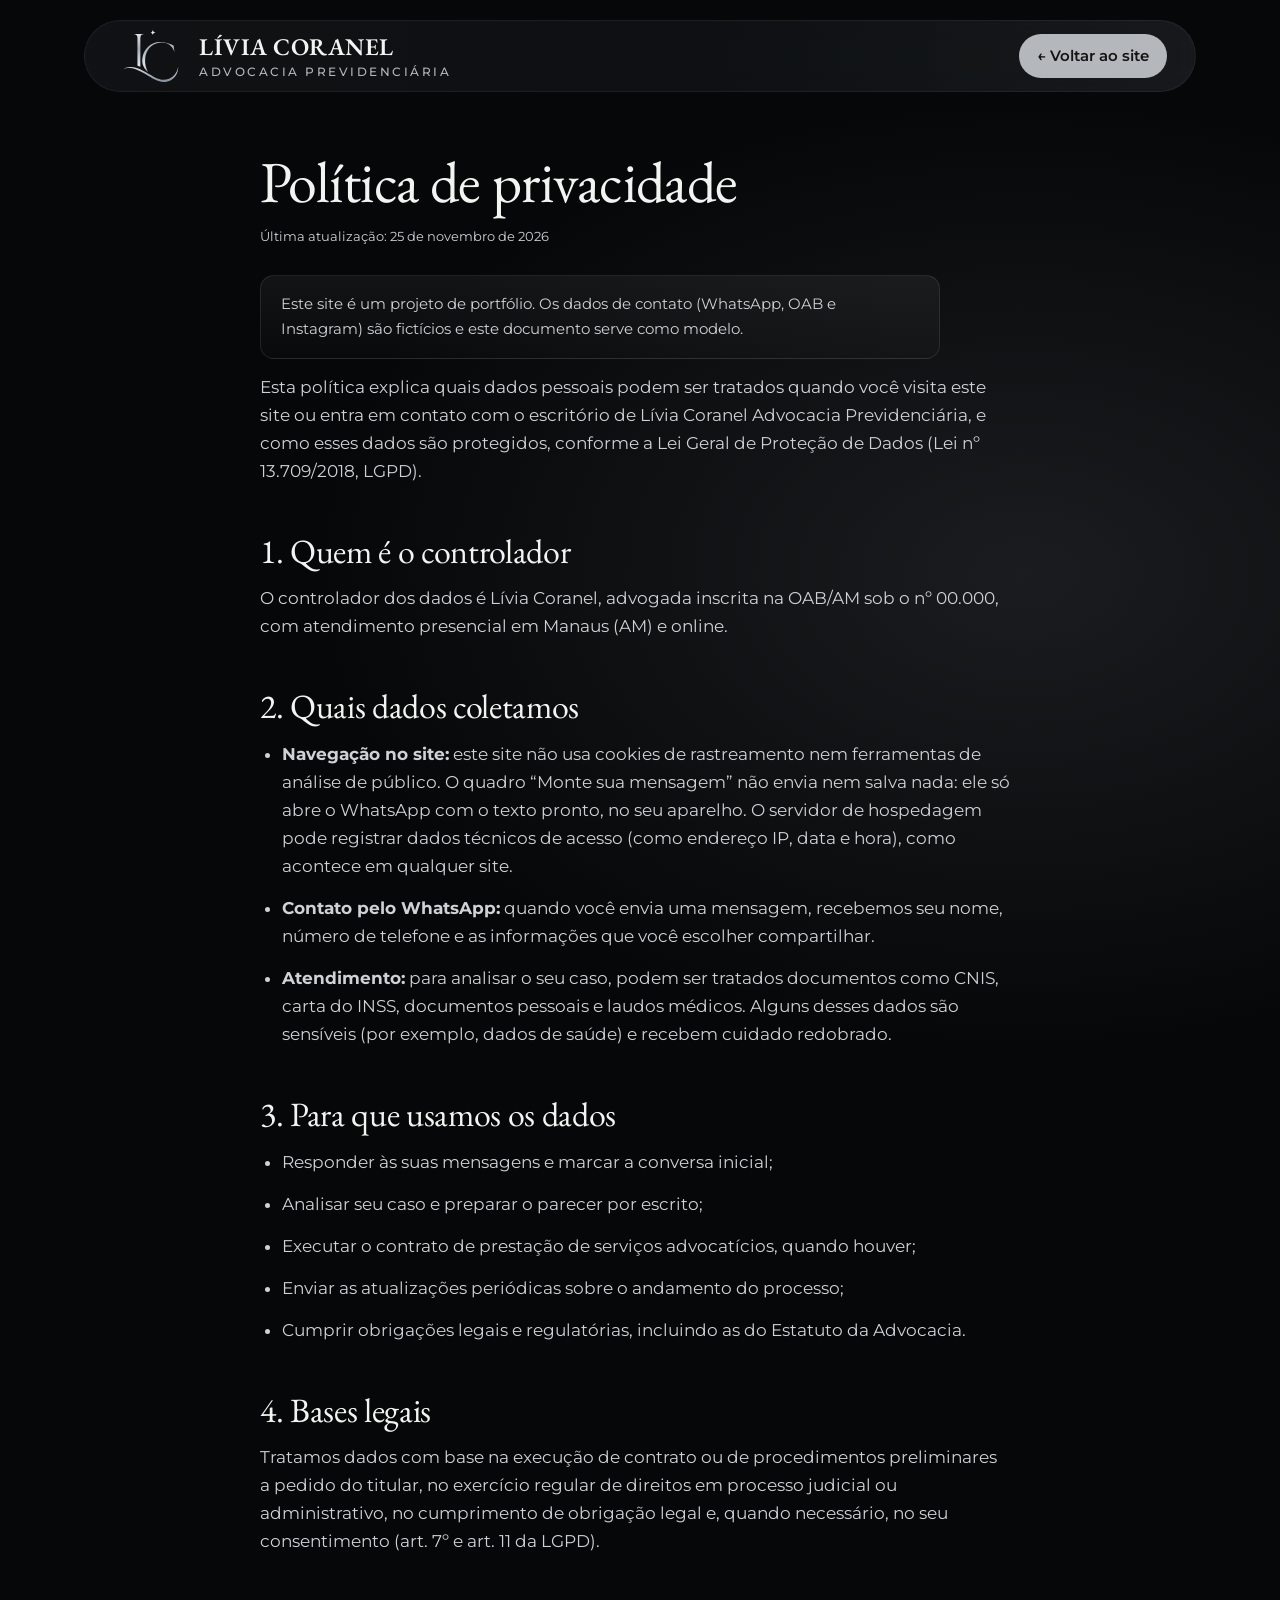
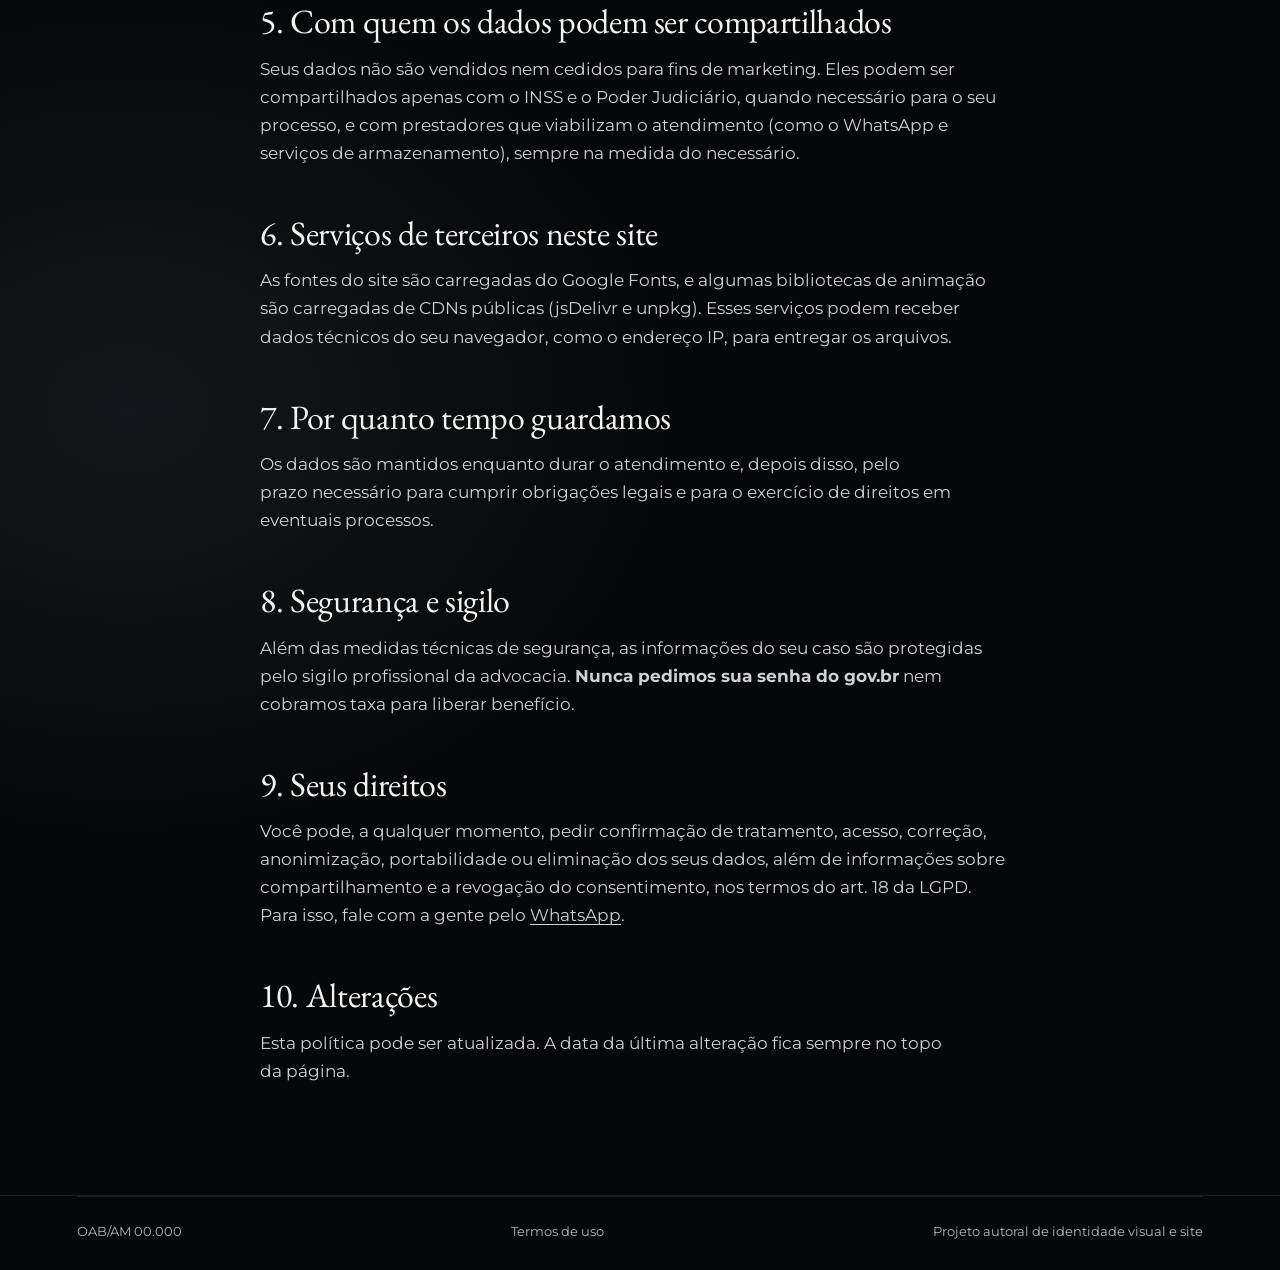
<file: politica-de-privacidade.html>
<!doctype html>
<html lang="pt-BR">
<head>
  <meta charset="utf-8">
  <meta name="viewport" content="width=device-width, initial-scale=1">
  <title>Política de privacidade · Lívia Coranel</title>
  <meta name="description" content="Como o site de Lívia Coranel Advocacia Previdenciária trata dados pessoais, conforme a LGPD.">
  <meta name="theme-color" content="#060708">
  <link rel="icon" href="assets/img/lc-prata.svg" type="image/svg+xml">
  <link rel="preconnect" href="https://fonts.googleapis.com">
  <link rel="preconnect" href="https://fonts.gstatic.com" crossorigin>
  <link href="https://fonts.googleapis.com/css2?family=EB+Garamond:ital,wght@0,400;0,500;0,600;1,400&family=Montserrat:wght@400;500;600;700&display=swap" rel="stylesheet">
  <link rel="stylesheet" href="css/style.css">
</head>
<body>
  <header class="header header--simples">
    <div class="header__bar">
      <a class="marca" href="index.html" aria-label="Lívia Coranel, página inicial">
        <img src="assets/img/lc-prata.svg" alt="" width="70" height="54">
        <span class="marca__texto"><strong>LÍVIA CORANEL</strong><small>Advocacia previdenciária</small></span>
      </a>
      <nav class="nav" aria-label="Principal"><a class="btn btn--sm" href="index.html">← Voltar ao site</a></nav>
    </div>
  </header>

  <main class="doc-pagina">
    <article class="container doc">
      <h1>Política de privacidade</h1>
      <p class="legenda">Última atualização: 25 de novembro de 2026</p>

      <p class="aviso">Este site é um projeto de portfólio. Os dados de contato (WhatsApp, OAB e Instagram) são fictícios e este documento serve como modelo.</p>

      <p>Esta política explica quais dados pessoais podem ser tratados quando você visita este site ou entra em contato com o escritório de Lívia Coranel Advocacia Previdenciária, e como esses dados são protegidos, conforme a Lei Geral de Proteção de Dados (Lei nº 13.709/2018, LGPD).</p>

      <h2>1. Quem é o controlador</h2>
      <p>O controlador dos dados é Lívia Coranel, advogada inscrita na OAB/AM sob o nº 00.000, com atendimento presencial em Manaus (AM) e online.</p>

      <h2>2. Quais dados coletamos</h2>
      <ul>
        <li><strong>Navegação no site:</strong> este site não usa cookies de rastreamento nem ferramentas de análise de público. O quadro “Monte sua mensagem” não envia nem salva nada: ele só abre o WhatsApp com o texto pronto, no seu aparelho. O servidor de hospedagem pode registrar dados técnicos de acesso (como endereço IP, data e hora), como acontece em qualquer site.</li>
        <li><strong>Contato pelo WhatsApp:</strong> quando você envia uma mensagem, recebemos seu nome, número de telefone e as informações que você escolher compartilhar.</li>
        <li><strong>Atendimento:</strong> para analisar o seu caso, podem ser tratados documentos como CNIS, carta do INSS, documentos pessoais e laudos médicos. Alguns desses dados são sensíveis (por exemplo, dados de saúde) e recebem cuidado redobrado.</li>
      </ul>

      <h2>3. Para que usamos os dados</h2>
      <ul>
        <li>Responder às suas mensagens e marcar a conversa inicial;</li>
        <li>Analisar seu caso e preparar o parecer por escrito;</li>
        <li>Executar o contrato de prestação de serviços advocatícios, quando houver;</li>
        <li>Enviar as atualizações periódicas sobre o andamento do processo;</li>
        <li>Cumprir obrigações legais e regulatórias, incluindo as do Estatuto da Advocacia.</li>
      </ul>

      <h2>4. Bases legais</h2>
      <p>Tratamos dados com base na execução de contrato ou de procedimentos preliminares a pedido do titular, no exercício regular de direitos em processo judicial ou administrativo, no cumprimento de obrigação legal e, quando necessário, no seu consentimento (art. 7º e art. 11 da LGPD).</p>

      <h2>5. Com quem os dados podem ser compartilhados</h2>
      <p>Seus dados não são vendidos nem cedidos para fins de marketing. Eles podem ser compartilhados apenas com o INSS e o Poder Judiciário, quando necessário para o seu processo, e com prestadores que viabilizam o atendimento (como o WhatsApp e serviços de armazenamento), sempre na medida do necessário.</p>

      <h2>6. Serviços de terceiros neste site</h2>
      <p>As fontes do site são carregadas do Google Fonts, e algumas bibliotecas de animação são carregadas de CDNs públicas (jsDelivr e unpkg). Esses serviços podem receber dados técnicos do seu navegador, como o endereço IP, para entregar os arquivos.</p>

      <h2>7. Por quanto tempo guardamos</h2>
      <p>Os dados são mantidos enquanto durar o atendimento e, depois disso, pelo prazo necessário para cumprir obrigações legais e para o exercício de direitos em eventuais processos.</p>

      <h2>8. Segurança e sigilo</h2>
      <p>Além das medidas técnicas de segurança, as informações do seu caso são protegidas pelo sigilo profissional da advocacia. <strong>Nunca pedimos sua senha do gov.br</strong> nem cobramos taxa para liberar benefício.</p>

      <h2>9. Seus direitos</h2>
      <p>Você pode, a qualquer momento, pedir confirmação de tratamento, acesso, correção, anonimização, portabilidade ou eliminação dos seus dados, além de informações sobre compartilhamento e a revogação do consentimento, nos termos do art. 18 da LGPD. Para isso, fale com a gente pelo <a href="https://wa.me/5500000000000" target="_blank" rel="noopener">WhatsApp</a>.</p>

      <h2>10. Alterações</h2>
      <p>Esta política pode ser atualizada. A data da última alteração fica sempre no topo da página.</p>
    </article>
  </main>

  <footer class="rodape">
    <div class="container">
      <div class="rodape__base">
        <span>OAB/AM 00.000</span>
        <a href="termos-de-uso.html">Termos de uso</a>
        <span>Projeto autoral de identidade visual e site</span>
      </div>
    </div>
  </footer>
</body>
</html>
</file>
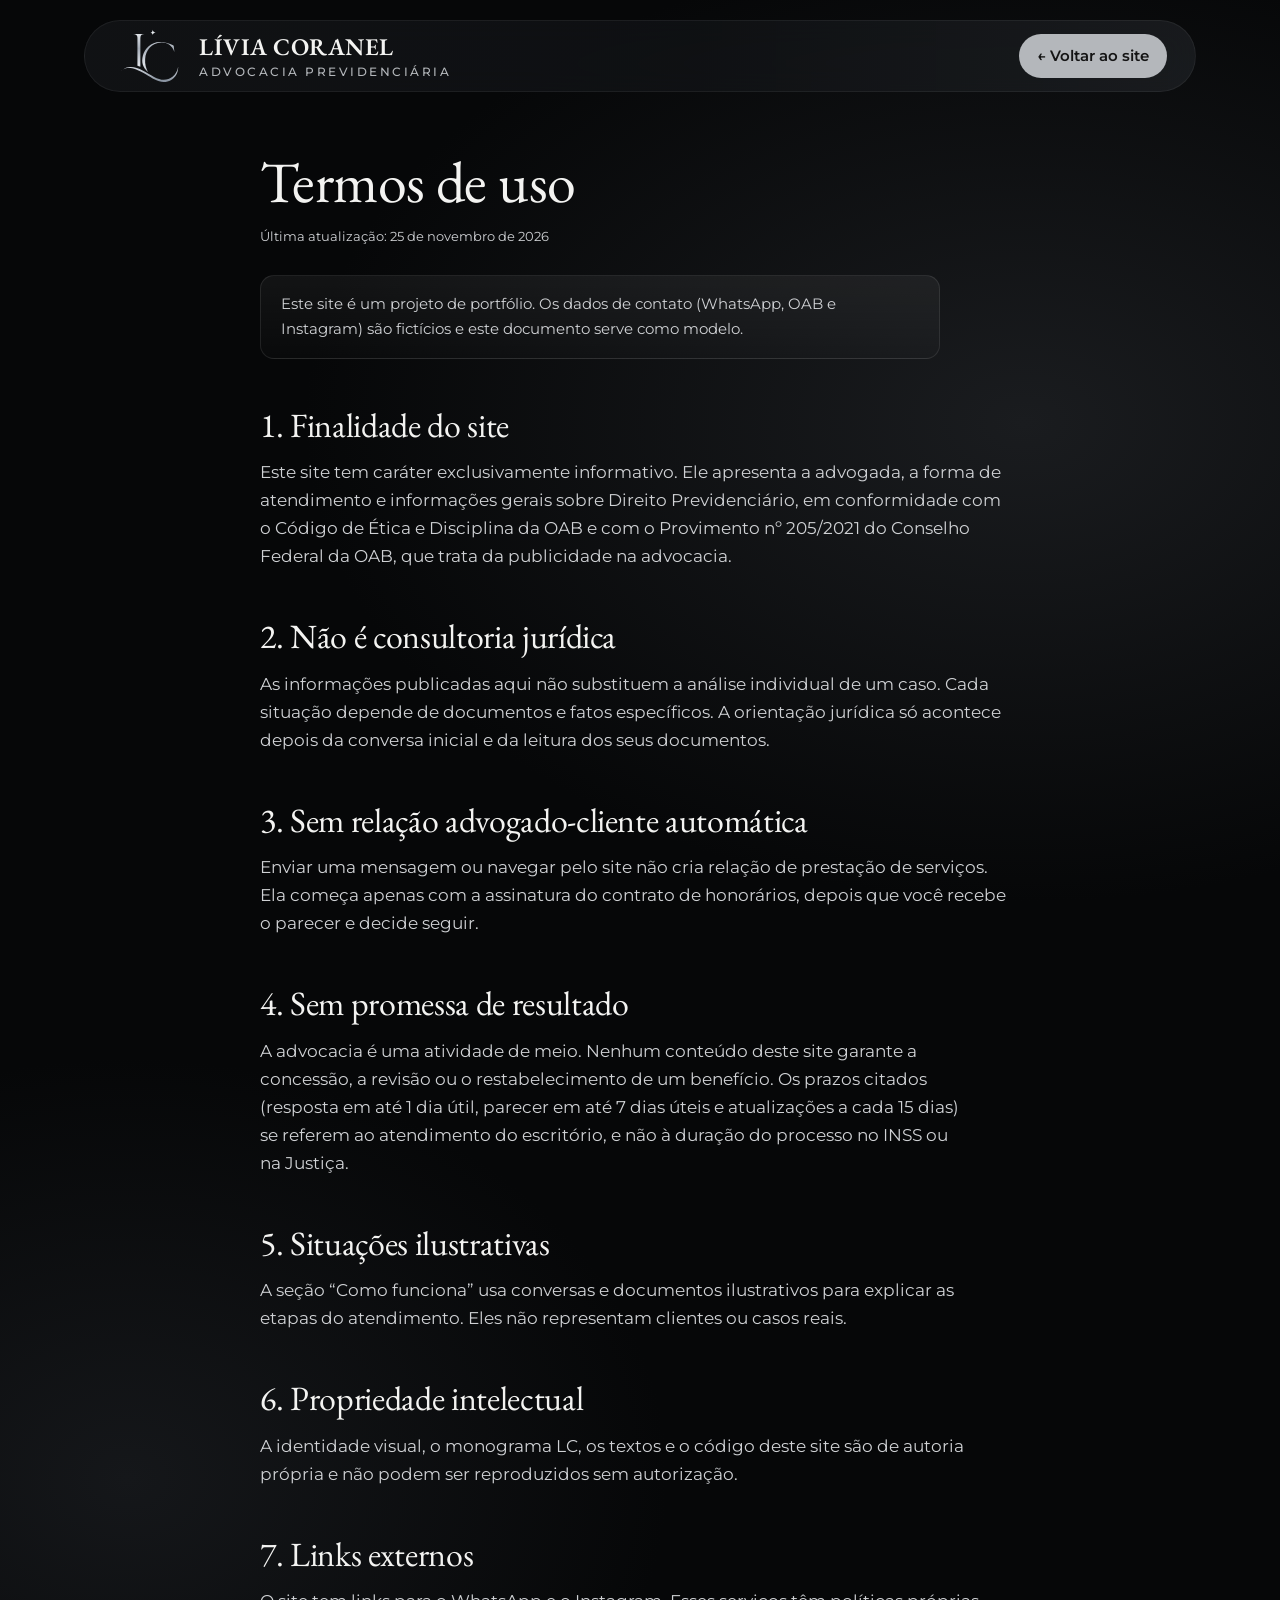
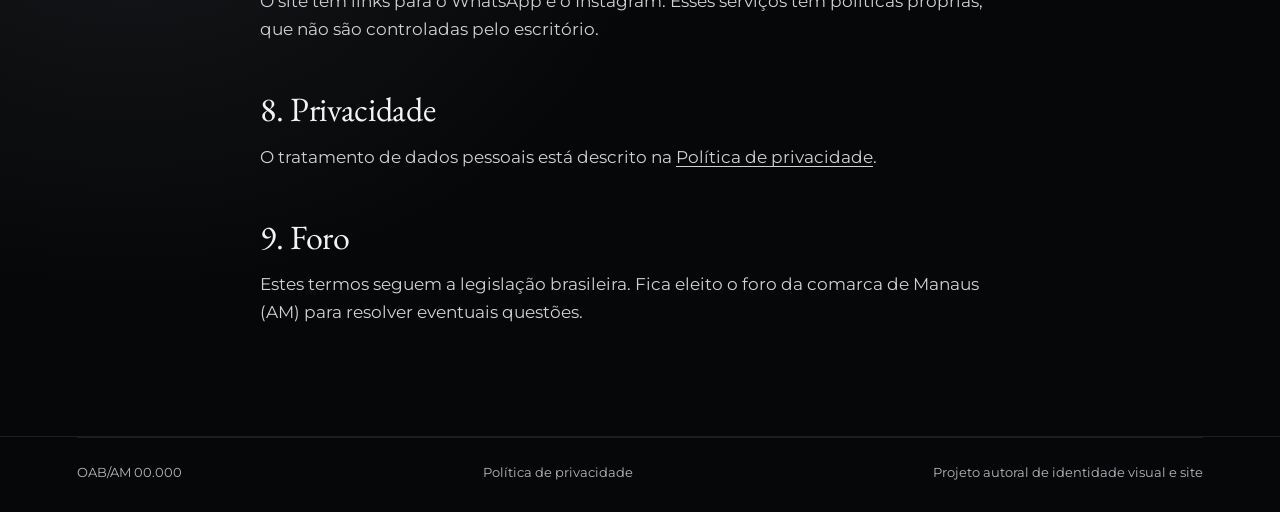
<file: termos-de-uso.html>
<!doctype html>
<html lang="pt-BR">
<head>
  <meta charset="utf-8">
  <meta name="viewport" content="width=device-width, initial-scale=1">
  <title>Termos de uso · Lívia Coranel</title>
  <meta name="description" content="Termos de uso e aviso legal do site de Lívia Coranel Advocacia Previdenciária.">
  <meta name="theme-color" content="#060708">
  <link rel="icon" href="assets/img/lc-prata.svg" type="image/svg+xml">
  <link rel="preconnect" href="https://fonts.googleapis.com">
  <link rel="preconnect" href="https://fonts.gstatic.com" crossorigin>
  <link href="https://fonts.googleapis.com/css2?family=EB+Garamond:ital,wght@0,400;0,500;0,600;1,400&family=Montserrat:wght@400;500;600;700&display=swap" rel="stylesheet">
  <link rel="stylesheet" href="css/style.css">
</head>
<body>
  <header class="header header--simples">
    <div class="header__bar">
      <a class="marca" href="index.html" aria-label="Lívia Coranel, página inicial">
        <img src="assets/img/lc-prata.svg" alt="" width="70" height="54">
        <span class="marca__texto"><strong>LÍVIA CORANEL</strong><small>Advocacia previdenciária</small></span>
      </a>
      <nav class="nav" aria-label="Principal"><a class="btn btn--sm" href="index.html">← Voltar ao site</a></nav>
    </div>
  </header>

  <main class="doc-pagina">
    <article class="container doc">
      <h1>Termos de uso</h1>
      <p class="legenda">Última atualização: 25 de novembro de 2026</p>

      <p class="aviso">Este site é um projeto de portfólio. Os dados de contato (WhatsApp, OAB e Instagram) são fictícios e este documento serve como modelo.</p>

      <h2>1. Finalidade do site</h2>
      <p>Este site tem caráter exclusivamente informativo. Ele apresenta a advogada, a forma de atendimento e informações gerais sobre Direito Previdenciário, em conformidade com o Código de Ética e Disciplina da OAB e com o Provimento nº 205/2021 do Conselho Federal da OAB, que trata da publicidade na advocacia.</p>

      <h2>2. Não é consultoria jurídica</h2>
      <p>As informações publicadas aqui não substituem a análise individual de um caso. Cada situação depende de documentos e fatos específicos. A orientação jurídica só acontece depois da conversa inicial e da leitura dos seus documentos.</p>

      <h2>3. Sem relação advogado-cliente automática</h2>
      <p>Enviar uma mensagem ou navegar pelo site não cria relação de prestação de serviços. Ela começa apenas com a assinatura do contrato de honorários, depois que você recebe o parecer e decide seguir.</p>

      <h2>4. Sem promessa de resultado</h2>
      <p>A advocacia é uma atividade de meio. Nenhum conteúdo deste site garante a concessão, a revisão ou o restabelecimento de um benefício. Os prazos citados (resposta em até 1 dia útil, parecer em até 7 dias úteis e atualizações a cada 15 dias) se referem ao atendimento do escritório, e não à duração do processo no INSS ou na Justiça.</p>

      <h2>5. Situações ilustrativas</h2>
      <p>A seção “Como funciona” usa conversas e documentos ilustrativos para explicar as etapas do atendimento. Eles não representam clientes ou casos reais.</p>

      <h2>6. Propriedade intelectual</h2>
      <p>A identidade visual, o monograma LC, os textos e o código deste site são de autoria própria e não podem ser reproduzidos sem autorização.</p>

      <h2>7. Links externos</h2>
      <p>O site tem links para o WhatsApp e o Instagram. Esses serviços têm políticas próprias, que não são controladas pelo escritório.</p>

      <h2>8. Privacidade</h2>
      <p>O tratamento de dados pessoais está descrito na <a href="politica-de-privacidade.html">Política de privacidade</a>.</p>

      <h2>9. Foro</h2>
      <p>Estes termos seguem a legislação brasileira. Fica eleito o foro da comarca de Manaus (AM) para resolver eventuais questões.</p>
    </article>
  </main>

  <footer class="rodape">
    <div class="container">
      <div class="rodape__base">
        <span>OAB/AM 00.000</span>
        <a href="politica-de-privacidade.html">Política de privacidade</a>
        <span>Projeto autoral de identidade visual e site</span>
      </div>
    </div>
  </footer>
</body>
</html>
</file>
<file: css/style.css>
/* ===== Lívia Coranel · Advocacia previdenciária ===== */
:root {
  --preto: #060708;
  --preto-2: #141414;
  --grafite: #1E2326;
  --prata: #B4B7BB;
  --prata-claro: #D4D7DB;
  --prata-escuro: #7D7F82;
  --gelo: #F3F3F1;
  --borda: rgba(255,255,255,.09);
  --borda-forte: rgba(220,224,230,.24);
  --vidro: linear-gradient(180deg, rgba(255,255,255,.055), rgba(255,255,255,.015));
  --serif: 'EB Garamond', Georgia, serif;
  --sans: 'Montserrat', system-ui, sans-serif;
  --ease: cubic-bezier(.22, 1, .36, 1);
  --raio: 12px;
  --max: 1200px;
  --pad: clamp(20px, 6vw, 120px);
  interpolate-size: allow-keywords;
}

*, *::before, *::after { box-sizing: border-box; margin: 0; padding: 0; }
html { scroll-behavior: smooth; scroll-padding-top: 110px; }
/* Lenis */
html.lenis, html.lenis body { height: auto; }
.lenis.lenis-smooth { scroll-behavior: auto !important; }
.lenis.lenis-stopped { overflow: hidden; }
.lenis.lenis-smooth iframe { pointer-events: none; }

body {
  background: var(--preto);
  background-image: radial-gradient(1200px 800px at 80% 20%, #1a1c1f 0%, transparent 60%),
                    radial-gradient(900px 700px at 10% 70%, #15171a 0%, transparent 60%);
  color: var(--gelo);
  font-family: var(--sans);
  font-size: 17px;
  line-height: 1.65;
  -webkit-font-smoothing: antialiased;
  overflow-x: clip;
  font-variant-numeric: lining-nums;
}
img, svg { max-width: 100%; display: block; }
a { color: inherit; text-decoration: none; }
p { text-wrap: pretty; }
::selection { background: var(--prata); color: var(--preto); }
:focus-visible { outline: 2px solid var(--prata-claro); outline-offset: 4px; border-radius: 6px; }

h1, h2, h3 { font-family: var(--serif); font-weight: 400; line-height: 1.1; letter-spacing: -.01em; text-wrap: balance; }
h1 { font-size: clamp(42px, 5vw, 64px); }
h2 { font-size: clamp(38px, 5vw, 64px); margin-bottom: 24px; }
h3 { font-size: 24px; }
em { font-style: italic; color: var(--prata-claro); }

.pular { position: fixed; top: 12px; left: 12px; z-index: 300; padding: 10px 16px; border-radius: 10px; background: var(--gelo); color: var(--preto); font-weight: 600; transform: translateY(-160%); transition: transform .3s var(--ease); }
.pular:focus { transform: none; }
.sr-only { position: absolute; width: 1px; height: 1px; padding: 0; margin: -1px; overflow: hidden; clip: rect(0 0 0 0); white-space: nowrap; border: 0; }

.container { max-width: var(--max); margin: 0 auto; padding: 0 var(--pad); box-sizing: content-box; }
.container--estreito { max-width: 840px; }
.secao { padding: clamp(72px, 9vw, 130px) 0; }
.centro { text-align: center; }

.rotulo { font-size: 12px; font-weight: 500; letter-spacing: 3px; text-transform: uppercase; margin-bottom: 16px; }
.rotulo--prata { color: var(--prata); }
.rotulo--escuro { color: #1a1c1e; letter-spacing: 2px; }
.texto-grande { font-size: 19px; max-width: 56ch; }
.texto-apoio { color: var(--prata); font-size: 17px; max-width: 60ch; }
.legenda { color: var(--prata); font-size: 13px; margin-top: 20px; }
.fio { border: 0; border-top: 1px solid var(--prata); opacity: .5; margin: 28px 0 20px; }
.fio--escuro { border-color: var(--prata-escuro); margin: 32px 0 40px; }

/* Estado inicial das animações (só se o JS rodar) */
.js .reveal, .js .hero-anim { visibility: hidden; }

/* ===== Botões ===== */
.btn {
  display: inline-flex; align-items: center; gap: 12px;
  background: var(--prata); color: var(--preto-2);
  font-weight: 600; font-size: 16px;
  padding: 15px 32px; border-radius: 15px;
  transition: background-color .3s, box-shadow .3s;
  box-shadow: 0 10px 30px -12px rgba(180,183,187,.45);
}
.btn:hover { background: var(--prata-claro); box-shadow: 0 16px 40px -14px rgba(212,215,219,.6); }
.btn--sm { padding: 10px 18px; border-radius: 22px; font-size: 15px; box-shadow: none; }
.btn--grande { padding: 20px 34px; font-size: 17px; border-radius: 999px; }
.btn__seta { display: inline-block; transition: transform .4s var(--ease); }
.btn:hover .btn__seta { transform: translateX(4px); }
.estrela {
  display: inline-block; flex-shrink: 0;
  width: 12px; height: 12px; background: currentColor;
  clip-path: polygon(50% 0, 60% 40%, 100% 50%, 60% 60%, 50% 100%, 40% 60%, 0 50%, 40% 40%);
}

/* ===== Intro ===== */
.intro { display: none; }
.js .intro {
  position: fixed; inset: 0; z-index: 200;
  display: grid; place-content: center; justify-items: center; gap: 22px;
  background: var(--preto);
  animation: intro-seguranca 0s 5s forwards; /* se o JS travar, a intro some sozinha */
}
.intro__lc { width: 120px; }
.intro__linha { width: 180px; height: 1px; background: linear-gradient(90deg, transparent, var(--prata), transparent); }
.intro__nome { font-family: var(--serif); font-size: 15px; letter-spacing: 6px; text-transform: uppercase; color: var(--prata); }
@keyframes intro-seguranca { to { visibility: hidden; opacity: 0; } }

/* ===== Header ===== */
.header {
  position: fixed; top: 20px; left: 0; right: 0; z-index: 50;
  padding: 0 clamp(12px, 6.6vw, 96px);
  transition: transform .6s var(--ease);
}
.header--oculto { transform: translateY(-140%); }
.header__bar {
  max-width: 1248px; margin: 0 auto; height: 72px;
  display: flex; align-items: center; justify-content: space-between; gap: 24px;
  padding: 0 28px; border-radius: 36px;
  background: linear-gradient(90deg, rgba(19,21,24,.79), rgba(18,20,23,.72) 55%, rgba(34,37,41,.61));
  backdrop-filter: blur(14px); -webkit-backdrop-filter: blur(14px);
  border: 1px solid rgba(255,255,255,.06);
  transition: background .4s, box-shadow .4s, border-color .4s;
}
.header--rolado .header__bar { background: rgba(12,13,15,.9); border-color: rgba(255,255,255,.1); box-shadow: 0 20px 50px -25px rgba(0,0,0,.9); }
.marca { display: flex; align-items: center; gap: 16px; }
.marca img { width: 70px; height: auto; }
.marca__texto { display: flex; flex-direction: column; line-height: 1.1; }
.marca__texto strong { font-family: var(--serif); font-weight: 600; font-size: 24px; letter-spacing: .5px; }
.marca__texto small { font-size: 12px; font-weight: 500; letter-spacing: 2.5px; text-transform: uppercase; color: var(--prata); margin-top: 4px; }
.nav { display: flex; align-items: center; gap: 26px; }
.nav > a:not(.btn) { position: relative; font-size: 16px; opacity: .85; transition: opacity .25s; padding: 4px 0; }
.nav > a:not(.btn)::after {
  content: ''; position: absolute; left: 0; right: 0; bottom: -2px; height: 1px; background: currentColor;
  transform: scaleX(0); transform-origin: right; transition: transform .5s var(--ease);
}
.nav > a:not(.btn):hover, .nav > a.ativo { opacity: 1; }
.nav > a:not(.btn):hover::after, .nav > a.ativo::after { transform: scaleX(1); transform-origin: left; }
.menu-toggle { display: none; background: none; border: 0; width: 40px; height: 40px; cursor: pointer; flex-direction: column; justify-content: center; gap: 7px; }
.menu-toggle span { display: block; height: 1.5px; background: var(--gelo); transition: transform .3s; }

/* ===== Hero ===== */
.hero {
  min-height: 100vh; min-height: 100svh;
  display: flex; align-items: center; justify-content: flex-end;
  padding: 140px var(--pad) 100px;
  position: relative; overflow: hidden; isolation: isolate;
}
.hero__bg {
  position: absolute; inset: -2% 0; z-index: -2;
  /* Escurece o lado direito (parede clara da foto) para o texto branco ficar legível */
  --hero-veu: linear-gradient(90deg, rgba(6,7,8,.05) 0%, rgba(6,7,8,.1) 34%, rgba(6,7,8,.62) 47%, rgba(6,7,8,.9) 58%, rgba(6,7,8,.95) 100%);
  background-color: #2a2622;
  --hero-img: image-set(url('../assets/img/hero-1920.webp') type('image/webp'), url('../assets/img/hero-1920.jpg') type('image/jpeg'));
  background-image: var(--hero-veu), url('../assets/img/hero-1920.jpg');
  background-image: var(--hero-veu), var(--hero-img);
  background-position: center, left center;
  background-size: cover;
  background-repeat: no-repeat;
  will-change: transform; transform-origin: 30% 40%;
}
@media (min-width: 1921px), (min-width: 1101px) and (min-resolution: 1.5dppx) {
  .hero__bg { --hero-img: image-set(url('../assets/img/hero-2560.webp') type('image/webp'), url('../assets/img/hero-2560.jpg') type('image/jpeg')); }
}
@media (min-width: 2561px), (min-width: 1500px) and (min-resolution: 1.5dppx) {
  .hero__bg { --hero-img: image-set(url('../assets/img/hero-3840.webp') type('image/webp'), url('../assets/img/hero-3840.jpg') type('image/jpeg')); }
}
.hero::after { content: ''; position: absolute; inset: auto 0 0 0; height: 220px; z-index: -1; background: linear-gradient(transparent, var(--preto)); pointer-events: none; }
.hero__conteudo { max-width: 620px; display: flex; flex-direction: column; gap: 22px; align-items: flex-start; }
.hero__conteudo .rotulo { margin: 0; color: var(--prata-claro); }
.hero__texto { font-size: 19px; color: #e2e3e2; }
.hero__nota { font-size: 14px; margin-top: -6px; color: var(--prata); }
.hero__rolar {
  position: absolute; left: 50%; bottom: 28px; translate: -50% 0;
  display: flex; flex-direction: column; align-items: center; gap: 10px;
  font-size: 12px; letter-spacing: 3px; text-transform: uppercase; color: var(--prata);
}
.hero__rolar i { position: relative; width: 1px; height: 44px; background: rgba(180,183,187,.3); overflow: hidden; }
.hero__rolar i::after { content: ''; position: absolute; left: 0; top: -40%; width: 1px; height: 40%; background: var(--gelo); animation: rolar 2.2s var(--ease) infinite; }
@keyframes rolar { to { top: 100%; } }

/* ===== Faixa em movimento ===== */
.faixa {
  padding: clamp(36px, 5vw, 64px) 0; overflow: hidden;
  border-block: 1px solid var(--borda);
  display: flex; flex-direction: column; gap: 8px;
}
.faixa__linha {
  display: flex; align-items: center; gap: clamp(20px, 3vw, 44px); width: max-content;
  font-family: var(--serif); font-size: clamp(38px, 6.4vw, 92px); line-height: 1.15; white-space: nowrap;
  will-change: transform;
}
.faixa__linha .estrela { width: clamp(12px, 1.4vw, 20px); height: clamp(12px, 1.4vw, 20px); color: var(--prata); }
.faixa__linha--contorno { font-style: italic; color: transparent; -webkit-text-stroke: 1px rgba(212,215,219,.6); }
.faixa__linha--contorno .estrela { color: var(--prata-escuro); }

/* ===== Sobre ===== */
.sobre { position: relative; isolation: isolate; overflow: clip; }
.sobre__grid { display: grid; grid-template-columns: minmax(0, 560px) minmax(0, 1fr); gap: clamp(48px, 7vw, 104px); align-items: start; }

/* Fundo: luzes prateadas que se movem devagar + monograma gigante quase invisível */
.sobre__fundo { position: absolute; inset: 0; z-index: -1; pointer-events: none; }
.sobre__luz { position: absolute; border-radius: 50%; will-change: transform; }
.sobre__luz--1 {
  width: 720px; height: 720px; left: -180px; top: 8%;
  background: radial-gradient(circle, rgba(212,215,219,.085), transparent 62%);
  animation: luz-1 26s ease-in-out infinite alternate;
}
.sobre__luz--2 {
  width: 620px; height: 620px; right: -120px; bottom: -6%;
  background: radial-gradient(circle, rgba(180,183,187,.075), transparent 62%);
  animation: luz-2 32s ease-in-out infinite alternate;
}
@keyframes luz-1 { to { transform: translate(180px, 120px) scale(1.15); } }
@keyframes luz-2 { to { transform: translate(-200px, -140px) scale(.9); } }
.sobre__marca { position: absolute; left: -6%; bottom: -12%; width: min(980px, 80vw); opacity: .035; will-change: transform; }

/* Texto */
.sobre__nome { font-size: clamp(50px, 6.2vw, 92px); line-height: 1; margin-bottom: 32px; }
.sobre__nome small { display: block; font-size: clamp(22px, 2.2vw, 32px); font-style: italic; color: var(--prata); margin-bottom: 6px; letter-spacing: .02em; }
.sobre__citacao { position: relative; margin: 0 0 28px; padding-left: 34px; border-left: 1px solid var(--prata-escuro); }
.sobre__citacao::before {
  content: '“'; position: absolute; left: -6px; top: -46px;
  font-family: var(--serif); font-size: 120px; line-height: 1; color: var(--prata-escuro); opacity: .45;
}
.sobre__citacao p { font-family: var(--serif); font-style: italic; font-size: clamp(24px, 2.3vw, 31px); line-height: 1.32; color: var(--gelo); text-wrap: balance; }
.grifo {
  color: inherit;
  background: linear-gradient(rgba(180,183,187,.32), rgba(180,183,187,.32)) no-repeat 0 92% / 100% 38%;
  padding: 0 2px;
}
.credenciais { list-style: none; display: grid; gap: 0; margin: 28px 0 8px; }
.credenciais li { display: flex; align-items: center; gap: 16px; padding: 14px 0; border-bottom: 1px solid var(--borda); }
.credenciais li:first-child { border-top: 1px solid var(--borda); }
.credenciais strong { display: block; font-weight: 600; font-size: 16px; }
.credenciais div span { display: block; font-size: 14px; color: var(--prata); }
.credenciais__icone { flex-shrink: 0; width: 42px; height: 42px; border-radius: 50%; display: grid; place-items: center; color: var(--prata-claro); border: 1px solid var(--prata-escuro); background: radial-gradient(circle at 30% 25%, rgba(255,255,255,.1), transparent 60%); }
.credenciais__icone svg { width: 20px; height: 20px; }

/* Foto: fica fixa ao lado do texto no desktop, com selo e cartão flutuando */
.sobre__foto { position: sticky; top: 112px; justify-self: end; width: 100%; max-width: 520px; margin-top: 24px; }
.sobre__arco {
  padding: 8px; border-radius: 300px 300px 18px 18px;
  background: linear-gradient(160deg, #d8dbdf, #6f7378 60%, #c4c7cb);
  box-shadow: 0 50px 90px -40px rgba(0,0,0,.95);
}
.sobre__moldura { border-radius: 292px 292px 12px 12px; overflow: hidden; aspect-ratio: 577 / 624; }
.sobre__moldura picture { display: block; height: 100%; transform-origin: 50% 30%; }
.sobre__moldura img { width: 100%; height: 114%; object-fit: cover; object-position: center top; will-change: transform; }

.selo {
  position: absolute; top: 6%; right: -34px; width: 128px; height: 128px; border-radius: 50%;
  display: grid; place-items: center;
  background: rgba(10,11,13,.78); border: 1px solid var(--borda-forte);
  backdrop-filter: blur(10px); -webkit-backdrop-filter: blur(10px);
  box-shadow: 0 24px 50px -20px rgba(0,0,0,.9);
}
.selo__giro { position: absolute; inset: 6px; }
.selo__texto { width: 100%; height: 100%; animation: girar 28s linear infinite; }
.selo__texto text { font-family: var(--sans); font-size: 9.6px; font-weight: 600; letter-spacing: 1px; fill: var(--prata-claro); }
.selo__lc { width: 44px; position: relative; }
@keyframes girar { to { transform: rotate(360deg); } }

.cartao {
  position: absolute; left: -40px; bottom: 9%;
  display: flex; align-items: center; gap: 12px;
  padding: 12px 18px 12px 12px; border-radius: 18px;
  background: rgba(243,243,241,.92); color: #141414;
  backdrop-filter: blur(10px); -webkit-backdrop-filter: blur(10px);
  box-shadow: 0 30px 60px -24px rgba(0,0,0,.9);
}
.cartao__lc { width: 44px; height: 44px; flex-shrink: 0; border-radius: 12px; display: grid; place-items: center; background: #e2e3e1; }
.cartao__lc img { width: 30px; }
.cartao__texto strong { display: block; font-family: var(--serif); font-size: 19px; font-weight: 500; line-height: 1.1; }
.cartao__texto span { display: block; font-size: 12px; color: #43464a; margin-top: 2px; }
.numeros { display: grid; grid-template-columns: repeat(3, 1fr); gap: 14px; margin-top: 32px; }
.numeros > div {
  display: flex; flex-direction: column-reverse; justify-content: flex-end; gap: 8px;
  padding: 20px; border-radius: 18px; border: 1px solid var(--borda); background: var(--vidro);
}
.numeros dd { font-family: var(--serif); font-size: 46px; line-height: 1; font-variant-numeric: lining-nums tabular-nums; display: flex; align-items: baseline; gap: 6px; }
.numeros dd small { font-family: var(--sans); font-size: 13px; color: var(--prata); }
.numeros dt { font-size: 13px; line-height: 1.4; color: var(--prata); }

/* ===== Identificação / cards ===== */
.ident__topo { display: flex; align-items: center; justify-content: space-between; gap: 48px; }
.ident__topo h2 { margin: 0; }
.ident__lc { width: 140px; flex-shrink: 0; opacity: .9; }
.cards { display: grid; grid-template-columns: repeat(3, 1fr); gap: 24px; }
.card {
  position: relative; overflow: hidden; isolation: isolate;
  display: flex; flex-direction: column; gap: 14px;
  padding: 30px 28px 28px; border-radius: 22px;
  border: 1px solid var(--borda); background: var(--vidro);
  transition: border-color .5s, box-shadow .5s;
  will-change: transform;
}
.card::before {
  content: ''; position: absolute; inset: 0; z-index: -1; pointer-events: none;
  background: radial-gradient(380px circle at var(--mx, 50%) var(--my, 0%), rgba(220,224,230,.13), transparent 45%);
  opacity: 0; transition: opacity .5s;
}
.card:hover { border-color: var(--borda-forte); box-shadow: 0 40px 70px -40px rgba(0,0,0,.95); }
.card:hover::before { opacity: 1; }
.card__topo { display: flex; justify-content: space-between; align-items: center; margin-bottom: 10px; }
.card__icone, .garantia__icone {
  flex-shrink: 0; width: 48px; height: 48px; border-radius: 50%;
  display: grid; place-items: center; color: var(--prata-claro);
  border: 1px solid var(--prata-escuro);
  background: radial-gradient(circle at 30% 25%, rgba(255,255,255,.12), transparent 60%);
  transition: border-color .4s, color .4s;
}
.card__icone svg, .garantia__icone svg { width: 22px; height: 22px; }
.card:hover .card__icone { border-color: var(--prata-claro); color: var(--gelo); }
.card__num { font-size: 12px; font-weight: 600; letter-spacing: 2px; color: var(--prata-escuro); }
.card h3 { font-size: 27px; }
.card p { color: var(--prata); font-size: 16px; flex: 1; }
.card__link { display: inline-flex; align-items: center; gap: 8px; margin-top: 8px; font-size: 14px; font-weight: 600; color: var(--gelo); }
.card__link span { transition: transform .4s var(--ease); }
.card__link:hover span, .card:hover .card__link span { transform: translateX(5px); }

/* ===== Como funciona: storytime ===== */
.historia__pin { padding: clamp(72px, 9vw, 130px) 0; }
.historia__cabecalho { display: grid; grid-template-columns: minmax(0, 1fr) minmax(0, 400px); gap: 20px 64px; align-items: end; margin-bottom: 56px; }
.historia__cabecalho h2 { margin: 0; }
.trilha { display: none; }
.capitulos { list-style: none; display: grid; gap: 96px; }
.capitulo { display: grid; grid-template-columns: minmax(0, 1fr) minmax(0, 1fr); gap: clamp(32px, 6vw, 80px); align-items: center; }
.capitulo__num { display: block; font-size: 12px; font-weight: 500; letter-spacing: 3px; text-transform: uppercase; color: var(--prata); margin-bottom: 16px; }
.capitulo h3 { font-size: clamp(32px, 3.4vw, 46px); margin-bottom: 18px; }
.capitulo__texto p { color: var(--prata); max-width: 46ch; }
.capitulo__fatos { list-style: none; display: flex; flex-wrap: wrap; gap: 10px; margin-top: 26px; }
.capitulo__fatos li { font-size: 13px; padding: 8px 14px; border-radius: 999px; border: 1px solid var(--borda); background: rgba(255,255,255,.03); color: var(--prata-claro); }
.capitulo__visual { display: grid; place-items: center; }

/* Modo fixo (ativado pelo JS em telas grandes) */
.historia--pin .historia__pin { height: 100vh; height: 100svh; padding: 104px 0 32px; display: flex; flex-direction: column; justify-content: center; }
.historia--pin .historia__cabecalho { margin-bottom: 36px; }
.historia--pin .historia__cabecalho h2 { font-size: clamp(34px, 3.6vw, 52px); }
.historia--pin .historia__palco { display: grid; grid-template-columns: 44px minmax(0, 1fr); gap: clamp(28px, 4vw, 56px); align-items: center; }
.historia--pin .trilha { display: flex; flex-direction: column; justify-content: space-between; align-items: center; position: relative; height: min(360px, 48vh); }
.trilha::before, .trilha__fill { content: ''; position: absolute; left: 50%; top: 18px; bottom: 18px; width: 1px; translate: -50% 0; }
.trilha::before { background: var(--prata-escuro); opacity: .5; }
.trilha__fill { background: var(--prata-claro); transform: scaleY(0); transform-origin: top; }
.trilha__ponto {
  position: relative; z-index: 1; width: 36px; height: 36px; border-radius: 50%;
  display: grid; place-items: center; font-size: 12px; font-weight: 600;
  color: var(--prata); background: var(--preto); border: 1px solid var(--prata-escuro);
  transition: background .5s, color .5s, border-color .5s, box-shadow .5s;
}
.trilha__ponto.ativo { background: var(--prata); color: var(--preto); border-color: var(--prata-claro); box-shadow: 0 0 0 6px rgba(180,183,187,.12); }
.historia--pin .capitulos { gap: 0; }
.historia--pin .capitulo { grid-area: 1 / 1; }

/* Mockups */
.mock {
  position: relative; width: 100%; max-width: 440px; padding: 22px;
  border-radius: 24px; border: 1px solid rgba(255,255,255,.1);
  background: linear-gradient(180deg, #181b1e, #0e1012);
  box-shadow: 0 50px 90px -40px rgba(0,0,0,.95), inset 0 1px 0 rgba(255,255,255,.06);
  font-size: 14px; line-height: 1.45;
}
.mock__topo { display: flex; align-items: center; gap: 12px; padding-bottom: 16px; margin-bottom: 16px; border-bottom: 1px solid var(--borda); }
.mock__avatar { flex-shrink: 0; width: 40px; height: 40px; border-radius: 50%; display: grid; place-items: center; font-family: var(--serif); font-weight: 600; font-size: 16px; color: var(--preto); background: linear-gradient(150deg, #e9ebee, #8e9298); }
.mock__topo strong { display: block; font-size: 15px; }
.mock__topo small { display: flex; align-items: center; gap: 6px; font-size: 12px; color: var(--prata); }
.mock__topo small i { width: 7px; height: 7px; border-radius: 50%; background: #6fcf8f; }
.balao { max-width: 84%; padding: 10px 14px 6px; border-radius: 16px; margin-bottom: 10px; }
.balao time { display: block; text-align: right; font-size: 11px; opacity: .65; margin-top: 2px; }
.balao--eu { margin-left: auto; background: #2a2f34; border-bottom-right-radius: 4px; }
.balao--ela { background: #dcdfe2; color: #141414; border-bottom-left-radius: 4px; }
.mock__tag { display: inline-block; margin-top: 16px; padding: 7px 12px; border-radius: 999px; font-size: 12px; font-weight: 600; color: var(--preto); background: var(--prata); }

.mock--papel { background: linear-gradient(180deg, #f5f5f3, #e2e3e1); color: #1a1c1e; border-color: rgba(255,255,255,.5); }
.doc__cab { display: flex; align-items: center; gap: 14px; padding-bottom: 16px; margin-bottom: 16px; border-bottom: 1px solid rgba(0,0,0,.12); }
.doc__cab img { width: 44px; }
.doc__cab strong, .doc__titulo { display: block; font-family: var(--serif); font-size: 26px; font-weight: 600; line-height: 1.1; }
.doc__titulo { margin-bottom: 16px; padding-bottom: 14px; border-bottom: 1px solid rgba(0,0,0,.12); }
.doc__cab small { font-size: 12px; color: #4a4d51; }
.doc__check { list-style: none; display: grid; gap: 8px; margin-bottom: 16px; }
.doc__check li { display: flex; align-items: center; gap: 10px; }
.doc__check li::before { content: '✓'; width: 20px; height: 20px; border-radius: 50%; display: grid; place-items: center; font-size: 12px; font-weight: 700; color: #f5f5f3; background: #1E2326; }
.doc__rotulo { font-size: 12px; font-weight: 600; letter-spacing: 2px; text-transform: uppercase; color: #4a4d51; margin-bottom: 8px; }
.doc__opcoes { display: grid; grid-template-columns: 1fr 1fr; gap: 8px; }
.doc__opcoes span { display: flex; align-items: center; gap: 8px; padding: 10px 12px; border-radius: 12px; border: 1px solid rgba(0,0,0,.14); background: rgba(255,255,255,.6); font-weight: 500; font-size: 13px; }
.doc__opcoes b { width: 22px; height: 22px; flex-shrink: 0; border-radius: 6px; display: grid; place-items: center; font-size: 12px; color: #f5f5f3; background: #1E2326; }
.doc__linhas { display: grid; gap: 8px; margin-top: 18px; }
.doc__linhas i { height: 7px; border-radius: 4px; background: rgba(0,0,0,.1); }
.doc__linhas i:nth-child(2) { width: 88%; }
.doc__linhas i:nth-child(3) { width: 60%; }
.doc__dados { display: grid; gap: 12px; }
.doc__dados div { display: flex; justify-content: space-between; align-items: center; gap: 16px; padding-bottom: 12px; border-bottom: 1px dashed rgba(0,0,0,.16); }
.doc__dados dt { color: #4a4d51; }
.doc__dados dd { font-weight: 600; }
.doc__dados dd i { display: block; width: 90px; height: 8px; border-radius: 4px; background: rgba(0,0,0,.14); }
.doc__nota { margin-top: 16px; padding: 10px 14px; border-radius: 12px; background: #1E2326; color: #f3f3f1; font-weight: 500; }
.assinatura { margin-top: 18px; }
.assinatura svg { width: 200px; height: 58px; }
.assinatura path { fill: none; stroke: #1E2326; stroke-width: 2.2; stroke-linecap: round; stroke-linejoin: round; }
.assinatura span { display: block; margin-top: 4px; padding-top: 6px; border-top: 1px solid rgba(0,0,0,.3); font-size: 12px; letter-spacing: 1.5px; text-transform: uppercase; color: #4a4d51; }
.linha-tempo { list-style: none; position: relative; display: grid; gap: 14px; padding-left: 22px; }
.linha-tempo::before { content: ''; position: absolute; left: 4px; top: 6px; bottom: 6px; width: 1px; background: var(--prata-escuro); }
.linha-tempo li { position: relative; color: var(--prata-claro); }
.linha-tempo li::before { content: ''; position: absolute; left: -22px; top: 6px; width: 9px; height: 9px; border-radius: 50%; background: var(--preto); border: 1px solid var(--prata); }
.linha-tempo li span { display: block; font-size: 12px; font-weight: 600; letter-spacing: 1.5px; text-transform: uppercase; color: var(--prata); }
.linha-tempo li.agora { color: var(--gelo); }
.linha-tempo li.agora::before { background: var(--prata-claro); box-shadow: 0 0 0 5px rgba(212,215,219,.15); }

/* Placa de prata gravada: textura escovada, bisel, parafusos e mostrador do ciclo */
.placa {
  position: relative; overflow: hidden; isolation: isolate;
  display: grid; grid-template-columns: auto minmax(0, 1fr) minmax(0, 1.25fr); gap: clamp(28px, 4vw, 56px); align-items: center;
  padding: clamp(32px, 4vw, 48px) clamp(28px, 4.4vw, 56px); border-radius: 22px; margin-top: 8px;
  color: #111213;
  background: linear-gradient(100deg, #b3b4b6 0%, #cfd0d2 18%, #e7e8ea 38%, #f5f5f7 50%, #dcdddf 62%, #c4c5c7 80%, #afb0b2 100%);
  box-shadow:
    inset 0 1px 0 rgba(255,255,255,.9), inset 0 -1px 0 rgba(0,0,0,.25),
    inset 0 0 0 1px rgba(255,255,255,.25),
    0 50px 90px -45px rgba(0,0,0,.95), 0 0 0 1px rgba(0,0,0,.6);
}
/* textura de metal escovado (ruído SVG esticado na horizontal) */
.placa::after { content: ''; position: absolute; inset: 0; z-index: -2; pointer-events: none; opacity: .28; mix-blend-mode: overlay; background-image: url("data:image/svg+xml,%3Csvg xmlns='http://www.w3.org/2000/svg' width='600' height='240'%3E%3Cfilter id='n'%3E%3CfeTurbulence type='fractalNoise' baseFrequency='0.9 0.006' numOctaves='2' stitchTiles='stitch'/%3E%3CfeColorMatrix values='0 0 0 0 0.5 0 0 0 0 0.5 0 0 0 0 0.5 0 0 0 0.9 0'/%3E%3C/filter%3E%3Crect width='100%25' height='100%25' filter='url(%23n)'/%3E%3C/svg%3E"); }
/* moldura interna gravada */
.placa::before { content: ''; position: absolute; inset: 12px; z-index: -1; border-radius: 14px; border: 1px solid rgba(0,0,0,.14); box-shadow: 0 1px 0 rgba(255,255,255,.55); pointer-events: none; }
.placa__brilho { position: absolute; inset: 0; z-index: 2; pointer-events: none; background: linear-gradient(100deg, transparent 35%, rgba(255,255,255,.75) 50%, transparent 65%); transform: translateX(-120%); mix-blend-mode: soft-light; }
.placa__parafuso {
  position: absolute; width: 9px; height: 9px; border-radius: 50%;
  background: radial-gradient(circle at 35% 30%, #fdfdfd, #9a9b9e 60%, #6d6e71);
  box-shadow: inset 0 -1px 1px rgba(0,0,0,.35), 0 1px 0 rgba(255,255,255,.7);
}
.placa__parafuso::after { content: ''; position: absolute; left: 1.5px; right: 1.5px; top: 50%; height: 1px; translate: 0 -50%; background: rgba(0,0,0,.45); rotate: 35deg; }
.placa__parafuso--1 { top: 22px; left: 22px; }
.placa__parafuso--2 { top: 22px; right: 22px; }
.placa__parafuso--3 { bottom: 22px; left: 22px; }
.placa__parafuso--4 { bottom: 22px; right: 22px; }

/* Mostrador */
.relogio { position: relative; width: 150px; height: 150px; flex-shrink: 0; }
.relogio svg { width: 100%; height: 100%; overflow: visible; }
.relogio__aro { fill: rgba(255,255,255,.28); stroke: rgba(0,0,0,.18); stroke-width: 1; }
.relogio__marcas line { stroke: #1a1c1e; stroke-width: 2.4; stroke-linecap: round; }
.relogio__trilho { fill: none; stroke: rgba(0,0,0,.1); stroke-width: 3; }
.relogio__progresso { fill: none; stroke: #1a1c1e; stroke-width: 3; stroke-linecap: round; stroke-dasharray: 100; stroke-dashoffset: 0; transform: rotate(-90deg); transform-origin: 60px 60px; }
.relogio__centro { position: absolute; inset: 0; display: grid; place-content: center; text-align: center; }
.relogio__centro strong { font-family: var(--serif); font-weight: 500; font-size: 52px; line-height: .9; color: #0d0e0f; font-variant-numeric: lining-nums tabular-nums; text-shadow: 0 1px 0 rgba(255,255,255,.7); }
.relogio__centro span { font-size: 12px; font-weight: 600; letter-spacing: 2.5px; text-transform: uppercase; color: #2a2c2f; margin-top: 4px; }

/* Texto gravado */
.placa__intro .rotulo { margin-bottom: 12px; }
.placa__frase { font-family: var(--serif); font-size: clamp(22px, 2.1vw, 28px); line-height: 1.32; color: #0d0e0f; text-shadow: 0 1px 0 rgba(255,255,255,.6); text-wrap: balance; }
.placa__itens { position: relative; display: grid; gap: 0; padding-left: clamp(24px, 3.4vw, 44px); }
.placa__itens::after { content: ''; position: absolute; left: 0; top: 6px; bottom: 6px; width: 1px; background: rgba(0,0,0,.2); box-shadow: 1px 0 0 rgba(255,255,255,.5); }
.placa__item { display: flex; gap: 14px; align-items: flex-start; padding: 14px 0; }
.placa__item + .placa__item { border-top: 1px solid rgba(0,0,0,.14); box-shadow: inset 0 1px 0 rgba(255,255,255,.45); }
.placa__icone { flex-shrink: 0; width: 38px; height: 38px; border-radius: 50%; display: grid; place-items: center; color: #1a1c1e; border: 1px solid rgba(0,0,0,.25); background: rgba(255,255,255,.35); }
.placa__icone svg { width: 18px; height: 18px; }
.placa__item h3 { font-size: 22px; margin-bottom: 4px; color: #0d0e0f; }
.placa__item p { font-size: 15px; color: #1f2124; }
.garantias { display: grid; grid-template-columns: 1fr 1fr; gap: 24px; margin-top: 24px; }
.garantia { display: flex; gap: 18px; padding: 26px; border-radius: 20px; border: 1px solid var(--borda); background: var(--vidro); }
.garantia h3 { font-size: 23px; margin-bottom: 6px; }
.garantia p { color: var(--prata); font-size: 16px; }

/* ===== FAQ ===== */
.faq__rotulo { display: flex; align-items: center; justify-content: center; gap: 6px; color: var(--prata-claro); letter-spacing: 2px; }
.ponto { width: 5px; height: 5px; border-radius: 50%; background: #babfc7; }
.perguntas { display: flex; flex-direction: column; gap: 14px; margin-top: 8px; }
.pergunta {
  border-radius: 16px; border: 1px solid rgba(225,230,239,.16);
  background: linear-gradient(180deg, rgba(255,255,255,.05), rgba(255,255,255,.02));
  transition: border-color .3s, background-color .3s;
}
.pergunta:hover { border-color: rgba(225,230,239,.28); }
.pergunta[open] { border-color: rgba(225,230,239,.36); background-color: rgba(255,255,255,.02); }
.pergunta summary {
  list-style: none; cursor: pointer; padding: 24px 28px; font-weight: 600; font-size: 17px;
  display: flex; justify-content: space-between; align-items: center; gap: 16px;
}
.pergunta summary::-webkit-details-marker { display: none; }
.pergunta summary::after {
  content: ''; flex-shrink: 0; width: 28px; height: 28px; border-radius: 50%;
  border: 1px solid var(--prata-escuro);
  background: linear-gradient(currentColor, currentColor) center / 10px 1.5px no-repeat,
              linear-gradient(currentColor, currentColor) center / 1.5px 10px no-repeat;
  transition: transform .4s var(--ease), background-size .4s;
}
.pergunta[open] summary::after { transform: rotate(180deg); background-size: 10px 1.5px, 1.5px 0; }
.pergunta p { padding: 0 28px 26px; color: var(--prata); font-size: 16px; }
.pergunta::details-content { block-size: 0; overflow: hidden; transition: block-size .45s var(--ease), content-visibility .45s allow-discrete; }
.pergunta[open]::details-content { block-size: auto; }

/* ===== Contato ===== */
.contato { position: relative; }
.contato__grid { display: grid; grid-template-columns: minmax(0, 1fr) minmax(0, 560px); gap: clamp(40px, 7vw, 104px); align-items: start; }
.contato__intro h2 { font-size: clamp(42px, 5.2vw, 72px); }
.contato__info { list-style: none; display: grid; gap: 4px; margin: 36px 0 32px; }
.contato__info li { display: flex; align-items: center; gap: 16px; padding: 16px 0; border-bottom: 1px solid var(--borda); }
.contato__info li:first-child { border-top: 1px solid var(--borda); }
.contato__info strong { display: block; font-weight: 600; font-size: 16px; }
.contato__info span:not(.contato__icone) { display: block; font-size: 14px; color: var(--prata); }
.contato__icone { flex-shrink: 0; width: 44px; height: 44px; border-radius: 50%; display: grid; place-items: center; color: var(--prata-claro); border: 1px solid var(--prata-escuro); }
.contato__icone svg { width: 20px; height: 20px; }
.insta { display: inline-flex; align-items: center; gap: 14px; transition: opacity .3s; }
.insta:hover { opacity: .8; }
.insta__icone { width: 46px; height: 46px; border-radius: 12px; border: 1px solid var(--borda); background: #1b1d20; display: grid; place-items: center; }
.insta small { display: block; font-size: 12px; color: var(--prata); line-height: 1.2; }

/* Montador de mensagem */
.montador {
  position: relative; isolation: isolate; overflow: hidden;
  display: grid; gap: 26px;
  padding: clamp(26px, 3.4vw, 40px); border-radius: 28px;
  border: 1px solid var(--borda-forte);
  background: linear-gradient(180deg, rgba(255,255,255,.07), rgba(255,255,255,.02));
  box-shadow: 0 60px 100px -50px rgba(0,0,0,.95), inset 0 1px 0 rgba(255,255,255,.08);
}
.montador::before {
  content: ''; position: absolute; z-index: -1; inset: -40% -20% auto auto; width: 420px; height: 420px; border-radius: 50%;
  background: radial-gradient(circle, rgba(212,215,219,.14), transparent 65%); pointer-events: none;
}
.montador__titulo { font-family: var(--serif); font-size: 30px; font-weight: 500; line-height: 1.1; }
.montador__grupo { border: 0; min-width: 0; display: grid; gap: 12px; }
.montador__grupo legend, .montador__label { display: flex; align-items: center; gap: 10px; font-size: 14px; font-weight: 600; margin-bottom: 12px; padding: 0; }
.montador__label { margin-bottom: 0; }
.montador__grupo legend > span, .montador__label > span {
  width: 22px; height: 22px; flex-shrink: 0; border-radius: 50%; display: grid; place-items: center;
  font-size: 12px; color: var(--preto); background: var(--prata);
}
.montador__label small { font-weight: 400; color: var(--prata); }
.chips { display: flex; flex-wrap: wrap; gap: 8px; }
.chip { position: relative; cursor: pointer; }
.chip input { position: absolute; opacity: 0; inset: 0; cursor: pointer; }
.chip span {
  display: inline-block; padding: 10px 16px; border-radius: 999px; font-size: 14px; font-weight: 500;
  border: 1px solid var(--borda-forte); color: var(--prata-claro);
  transition: background-color .35s var(--ease), color .35s, border-color .35s, transform .35s var(--ease);
}
.chip:hover span { border-color: var(--prata); color: var(--gelo); }
.chip input:checked + span { background: var(--prata); border-color: var(--prata); color: var(--preto); }
.chip input:focus-visible + span { outline: 2px solid var(--prata-claro); outline-offset: 3px; }
.chip input:active + span { transform: scale(.96); }
.montador__campo {
  width: 100%; padding: 14px 16px; border-radius: 14px; font: inherit; font-size: 16px; color: var(--gelo);
  background: rgba(0,0,0,.35); border: 1px solid var(--borda-forte); transition: border-color .3s, background-color .3s;
}
.montador__campo::placeholder { color: var(--prata-escuro); }
.montador__campo:focus { outline: none; border-color: var(--prata-claro); background: rgba(0,0,0,.5); }
.previa { padding: 18px; border-radius: 18px; background: #0d0f11; border: 1px solid var(--borda); }
.previa__rotulo { display: block; font-size: 12px; font-weight: 600; letter-spacing: 2px; text-transform: uppercase; color: var(--prata); margin-bottom: 12px; }
.previa__balao {
  max-width: 92%; margin-left: auto; padding: 12px 16px; border-radius: 16px 16px 4px 16px;
  background: #2a2f34; font-size: 15px; line-height: 1.5;
}
.montador .btn { justify-content: center; width: 100%; }
.montador__nota { font-size: 12px; color: var(--prata); text-align: center; margin-top: -10px; }

/* ===== Rodapé ===== */
.rodape { position: relative; overflow: hidden; border-top: 1px solid var(--borda); }
.rodape__grid { display: grid; grid-template-columns: minmax(0, 1.6fr) repeat(3, minmax(0, 1fr)); gap: 40px; padding: clamp(56px, 7vw, 96px) 0 clamp(40px, 5vw, 64px); }
.rodape__marca { display: flex; flex-direction: column; gap: 18px; align-items: flex-start; }
.rodape__marca .texto-apoio { max-width: 36ch; font-size: 15px; }
.rodape__titulo { font-size: 12px; font-weight: 600; letter-spacing: 2.5px; text-transform: uppercase; color: var(--prata-claro); margin-bottom: 18px; padding-top: 8px; }
.rodape__links { list-style: none; display: flex; flex-direction: column; gap: 10px; font-size: 15px; }
.rodape__links a { position: relative; color: var(--prata); transition: color .3s, padding-left .4s var(--ease); }
.rodape__links a::before { content: ''; position: absolute; left: 0; top: 50%; width: 0; height: 1px; background: var(--gelo); transition: width .4s var(--ease); }
.rodape__links a:hover { color: var(--gelo); padding-left: 18px; }
.rodape__links a:hover::before { width: 10px; }
.rodape__links--info li { color: var(--prata); }

/* Fecho: carta assinada */
.fecho { padding: clamp(24px, 4vw, 48px) 0 clamp(32px, 4vw, 48px); }
.fecho__saudacao { font-family: var(--serif); font-style: italic; font-size: clamp(22px, 2.4vw, 30px); color: var(--prata-claro); }
.fecho__assinatura { position: relative; max-width: 960px; margin-top: -4px; }
.fecho__svg { width: 100%; height: auto; overflow: visible; }
.fecho__svg text {
  font-family: 'Mrs Saint Delafield', 'Brush Script MT', cursive; font-size: 190px;
  fill: var(--gelo);
}
.fecho__pena {
  margin-top: -5px;
  position: absolute; top: 50%; left: 0; width: 10px; height: 10px; border-radius: 50%;
  background: var(--gelo); box-shadow: 0 0 18px 6px rgba(243,243,241,.45);
  opacity: 0; pointer-events: none;
}
.fecho__linha {
  display: flex; justify-content: space-between; flex-wrap: wrap; gap: 8px 24px;
  margin-top: 4px; padding-top: 14px; border-top: 1px solid var(--prata-escuro);
  font-size: 13px; letter-spacing: .5px; color: var(--prata);
}
.fecho__linha strong { color: var(--gelo); font-weight: 600; }

.rodape__base {
  display: flex; justify-content: space-between; align-items: center; gap: 16px;
  padding: 24px 0 28px; border-top: 1px solid var(--borda);
  font-size: 13px; color: var(--prata);
}
.voltar { display: inline-flex; align-items: center; gap: 14px; font-weight: 600; color: var(--gelo); }
.voltar i { position: relative; width: 44px; height: 44px; display: grid; place-items: center; font-style: normal; }
.voltar svg { position: absolute; inset: 0; width: 100%; height: 100%; transform: rotate(-90deg); }
.voltar circle { fill: none; stroke-width: 1.5; }
.voltar__trilho { stroke: var(--prata-escuro); opacity: .5; }
.voltar__progresso { stroke: var(--gelo); stroke-dasharray: 125.7; stroke-dashoffset: 125.7; stroke-linecap: round; }
.voltar b { font-weight: 600; transition: transform .5s var(--ease); }
.voltar:hover b { transform: translateY(-4px); }

/* WhatsApp flutuante */
.whats-flutuante {
  position: fixed; right: 20px; bottom: 20px; z-index: 60;
  width: 58px; height: 58px; border-radius: 50%; display: grid; place-items: center;
  background: var(--prata); color: var(--preto-2);
  box-shadow: 0 18px 40px -14px rgba(0,0,0,.9), 0 0 0 1px rgba(255,255,255,.2) inset;
  opacity: 0; transform: translateY(24px) scale(.85); pointer-events: none;
  transition: opacity .5s var(--ease), transform .5s var(--ease), background-color .3s;
}
.whats-flutuante.visivel { opacity: 1; transform: none; pointer-events: auto; }
.whats-flutuante:hover { background: var(--prata-claro); }

/* ===== Páginas de documento ===== */
.doc-pagina { padding: 150px 0 96px; }
.doc { max-width: 760px; }
.doc h1 { font-size: clamp(40px, 5vw, 58px); margin-bottom: 12px; }
.doc h2 { font-size: clamp(28px, 3vw, 34px); margin: 48px 0 14px; }
.doc p, .doc li { color: #cfd1d4; margin-bottom: 14px; max-width: 68ch; }
.doc ul { padding-left: 22px; }
.doc a { text-decoration: underline; text-underline-offset: 3px; }
.doc .legenda { margin-top: 0; }
.aviso { margin: 28px 0; padding: 16px 20px; border-radius: 14px; border: 1px solid var(--borda); background: var(--vidro); color: var(--prata); font-size: 15px; }
.header--simples .nav { gap: 16px; }
.erro { min-height: 100svh; display: grid; place-content: center; justify-items: center; text-align: center; gap: 18px; padding: 120px var(--pad) 60px; }
.erro img { width: 120px; margin-bottom: 8px; }
.erro .texto-apoio { margin-bottom: 12px; }

/* ===== Responsivo ===== */
/* Telas muito grandes: o texto do hero acompanha o tamanho da foto */
@media (min-width: 1800px) {
  .hero__conteudo { max-width: 760px; gap: 26px; }
  .hero h1 { font-size: clamp(64px, 3.6vw, 96px); }
  .hero__texto { font-size: clamp(19px, 1vw, 23px); }
  .hero .btn { font-size: 17px; padding: 17px 36px; }
}
.nav > a, .btn { white-space: nowrap; }

/* Menu vira hambúrguer antes de faltar espaço (o menu completo precisa de ~1180px) */
@media (max-width: 1180px) {
  .menu-toggle { display: flex; }
  .nav {
    position: absolute; top: 84px; right: clamp(12px, 6.6vw, 96px); width: min(360px, calc(100vw - 24px));
    flex-direction: column; align-items: stretch; gap: 4px;
    padding: 18px; border-radius: 24px; background: rgba(14,15,17,.97); border: 1px solid rgba(255,255,255,.08);
    box-shadow: 0 30px 60px -20px rgba(0,0,0,.9);
    opacity: 0; pointer-events: none; transform: translateY(-8px); transition: .3s var(--ease);
  }
  .nav.aberto { opacity: 1; pointer-events: auto; transform: none; }
  .nav > a:not(.btn) { padding: 12px 8px; border-radius: 12px; transition: background-color .25s; }
  .nav > a:not(.btn):hover, .nav > a.ativo { background: rgba(255,255,255,.05); }
  .nav > a:not(.btn)::after { display: none; }
  .nav .btn { justify-content: center; margin-top: 8px; }
  .menu-toggle[aria-expanded="true"] span:first-child { transform: translateY(4px) rotate(45deg); }
  .menu-toggle[aria-expanded="true"] span:last-child { transform: translateY(-4px) rotate(-45deg); }
  .header--simples .nav { position: static; width: auto; flex-direction: row; padding: 0; background: none; border: 0; box-shadow: none; opacity: 1; pointer-events: auto; transform: none; }
}
@media (max-width: 1100px) {
  .sobre__grid { grid-template-columns: 1fr; gap: 56px; }
  .sobre__foto { position: relative; top: auto; justify-self: center; max-width: 480px; margin-top: 0; order: -1; }
  .selo { right: -14px; }
  .cartao { left: -14px; }
  .placa { grid-template-columns: auto minmax(0, 1fr); }
  .placa__itens { grid-column: 1 / -1; grid-template-columns: 1fr 1fr; gap: 0 32px; padding-left: 0; }
  .placa__itens::after { display: none; }
  .placa__itens::before { content: ''; grid-column: 1 / -1; height: 1px; margin-bottom: 10px; background: rgba(0,0,0,.2); box-shadow: 0 1px 0 rgba(255,255,255,.5); }
  .placa__item + .placa__item { border-top: 0; box-shadow: none; }
  .historia__cabecalho { grid-template-columns: 1fr; }
  .rodape__grid { grid-template-columns: 1fr 1fr 1fr; }
  .rodape__marca { grid-column: 1 / -1; }
  .contato__grid { grid-template-columns: 1fr; }
  .montador { max-width: 640px; }
  .cards { grid-template-columns: 1fr 1fr; }
  .cards .card:last-child { grid-column: 1 / -1; }

  /* Hero empilhado: a foto ocupa a parte de cima (rosto livre) e funde no preto onde o texto começa.
     Até 1100px usa a foto horizontal (mais nítida nessa largura); no celular, o recorte vertical. */
  .hero { min-height: auto; align-items: flex-end; justify-content: flex-start; padding-top: max(300px, 46svh); padding-bottom: 64px; }
  .hero__bg {
    inset: 0 0 auto 0; height: max(440px, 66svh);
    --hero-fade: linear-gradient(180deg, rgba(6,7,8,.35) 0%, rgba(6,7,8,0) 18%, rgba(6,7,8,0) 45%, rgba(6,7,8,.6) 75%, rgba(6,7,8,.6) 100%);
    -webkit-mask-image: linear-gradient(180deg, #000 55%, transparent 98%);
    mask-image: linear-gradient(180deg, #000 55%, transparent 98%);
    background-image: var(--hero-fade), url('../assets/img/hero-1920.jpg');
    background-image: var(--hero-fade), image-set(url('../assets/img/hero-1920.webp') type('image/webp'), url('../assets/img/hero-1920.jpg') type('image/jpeg'));
    background-position: center, 0% 22%;
  }
  .hero::after { display: none; }
  .hero__rolar { display: none; }
}
@media (max-width: 900px) {
  .cards, .garantias { grid-template-columns: 1fr; gap: 18px; }
  .cards .card:last-child { grid-column: auto; }
  .hero { padding-top: max(300px, 44svh); }
  .hero__bg {
    height: max(440px, 64svh);
    background-image: var(--hero-fade), url('../assets/img/hero-mobile.jpg');
    background-image: var(--hero-fade), image-set(url('../assets/img/hero-mobile.webp') type('image/webp'), url('../assets/img/hero-mobile.jpg') type('image/jpeg'));
    background-position: center, 50% 8%;
  }
  .capitulo { grid-template-columns: 1fr; gap: 32px; }
  .capitulos { gap: 72px; }
}
@media (max-width: 600px) {
  body { font-size: 16px; }
  .header { top: 12px; }
  .header__bar { height: 64px; padding: 0 18px; }
  .nav { left: 12px; right: 12px; top: 76px; width: auto; }
  .marca img { width: 52px; }
  .marca__texto strong { font-size: 20px; }
  .marca__texto small { font-size: 12px; letter-spacing: 1px; white-space: nowrap; }
  .ident__lc { width: 72px; }
  .numeros { gap: 8px; }
  .selo { width: 96px; height: 96px; right: -4px; top: 3%; }
  .selo__lc { width: 34px; }
  .cartao { left: -4px; bottom: 6%; padding: 10px 14px 10px 10px; gap: 10px; }
  .cartao__lc { width: 38px; height: 38px; }
  .cartao__texto strong { font-size: 17px; }
  .cartao__texto span { font-size: 12px; }
  .sobre__citacao { padding-left: 22px; }
  .sobre__citacao::before { font-size: 90px; top: -34px; }
  .numeros > div { padding: 14px 12px; border-radius: 14px; }
  .numeros dd { font-size: 34px; flex-direction: column; align-items: flex-start; gap: 2px; }
  .numeros dt { font-size: 12px; }
  .card { padding: 26px 22px 24px; }
  .mock { padding: 18px; }
  .doc__opcoes { grid-template-columns: 1fr; }
  .garantia { padding: 22px; }
  .placa { grid-template-columns: 1fr; gap: 20px; padding: 40px 26px 28px; }
  .relogio { width: 118px; height: 118px; }
  .relogio__centro strong { font-size: 42px; }
  .relogio__centro span { font-size: 12px; letter-spacing: 1.5px; }
  .placa__itens { grid-template-columns: 1fr; }
  .placa__itens::before { grid-column: 1; }
  .placa__item + .placa__item { border-top: 1px solid rgba(0,0,0,.14); box-shadow: inset 0 1px 0 rgba(255,255,255,.45); }
  .placa__parafuso--1, .placa__parafuso--2 { top: 16px; }
  .placa__parafuso--3, .placa__parafuso--4 { bottom: 16px; }
  .placa__parafuso--1, .placa__parafuso--3 { left: 16px; }
  .placa__parafuso--2, .placa__parafuso--4 { right: 16px; }
  .pergunta summary { padding: 20px 22px; font-size: 16px; }
  .pergunta p { padding: 0 22px 22px; }
  .montador { border-radius: 22px; }
  .chip span { padding: 9px 14px; font-size: 13px; }
  .rodape__grid { grid-template-columns: 1fr 1fr; }
  .rodape__base { flex-direction: column; align-items: flex-start; }
  .btn { width: 100%; justify-content: center; }
  .btn--grande { padding: 18px 22px; font-size: 16px; gap: 10px; }
  .fecho__linha { flex-direction: column; }
  .voltar { align-self: flex-end; }
}

/* ===== Movimento reduzido ===== */
@media (prefers-reduced-motion: reduce) {
  html { scroll-behavior: auto; }
  .js .intro { display: none; }
  .js .reveal, .js .hero-anim { visibility: visible; }
  *, *::before, *::after { animation-duration: .01ms !important; animation-iteration-count: 1 !important; transition-duration: .01ms !important; }
}
</file>
